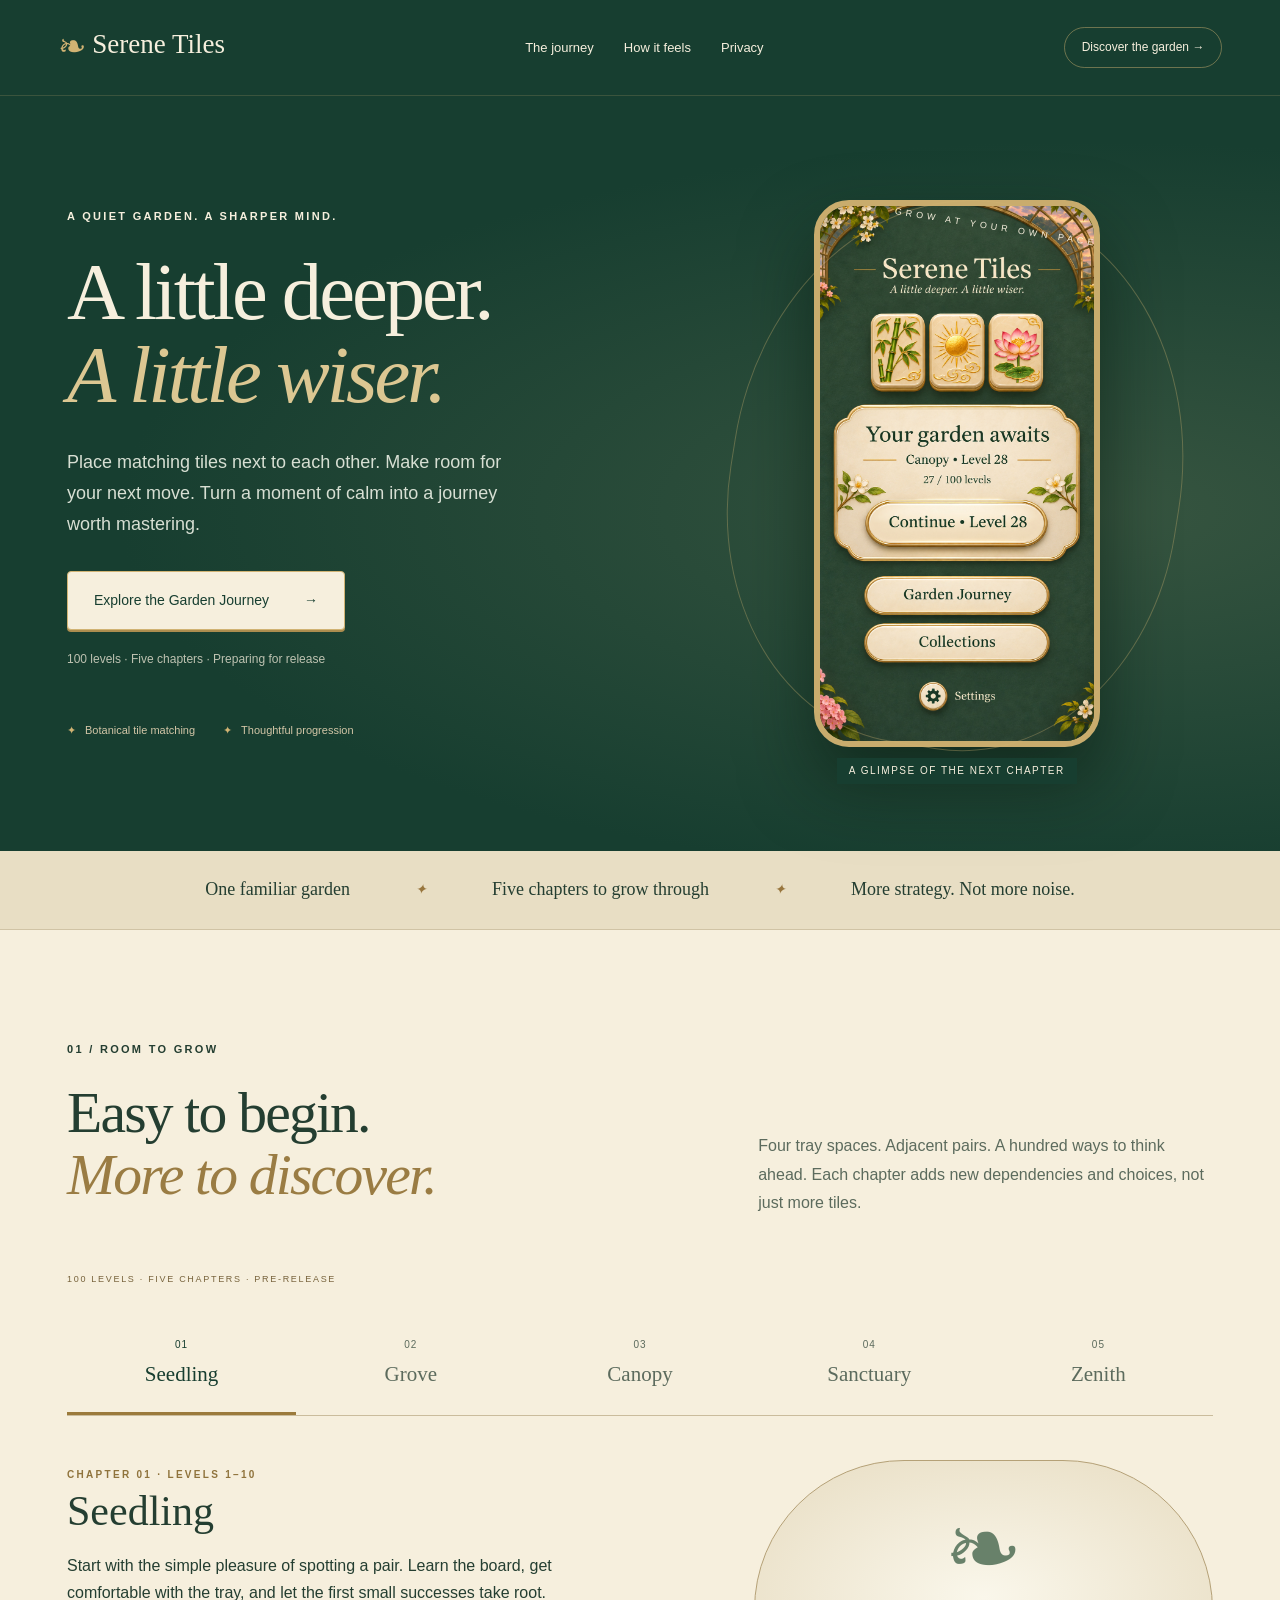
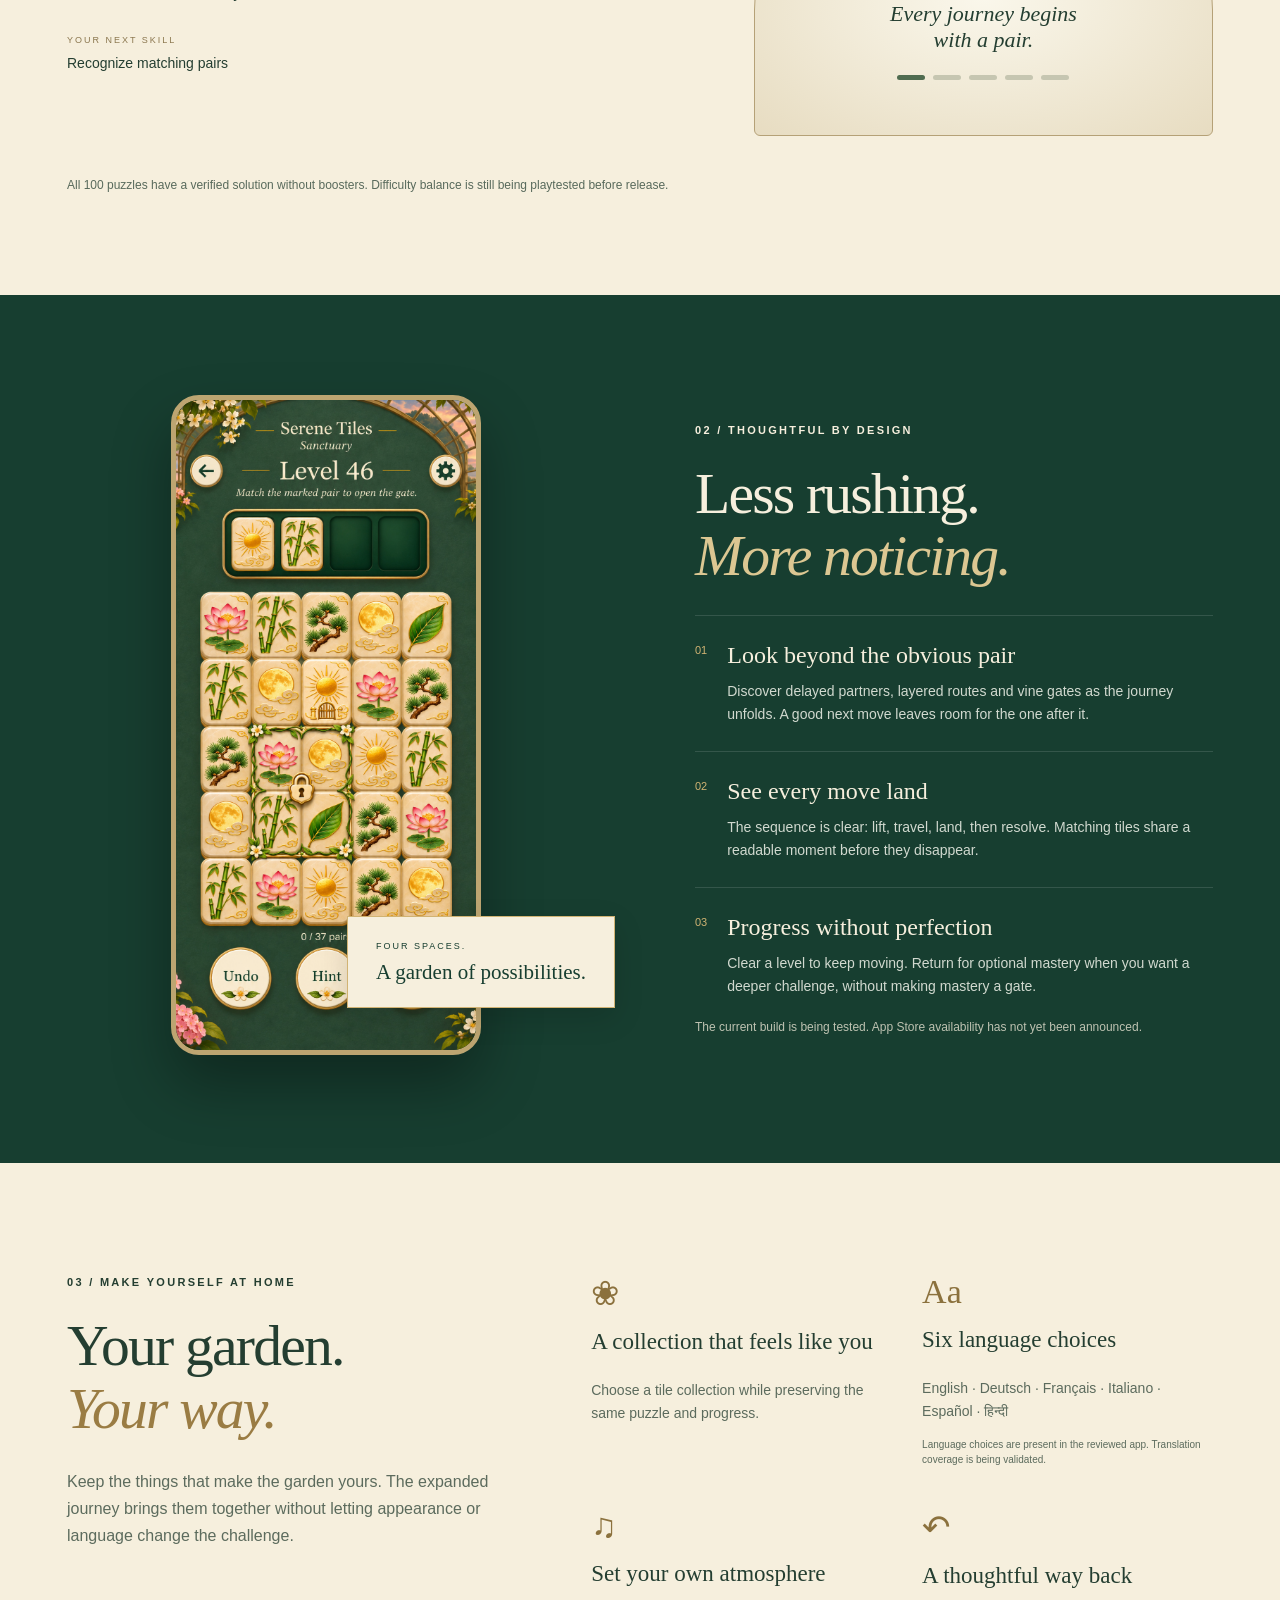
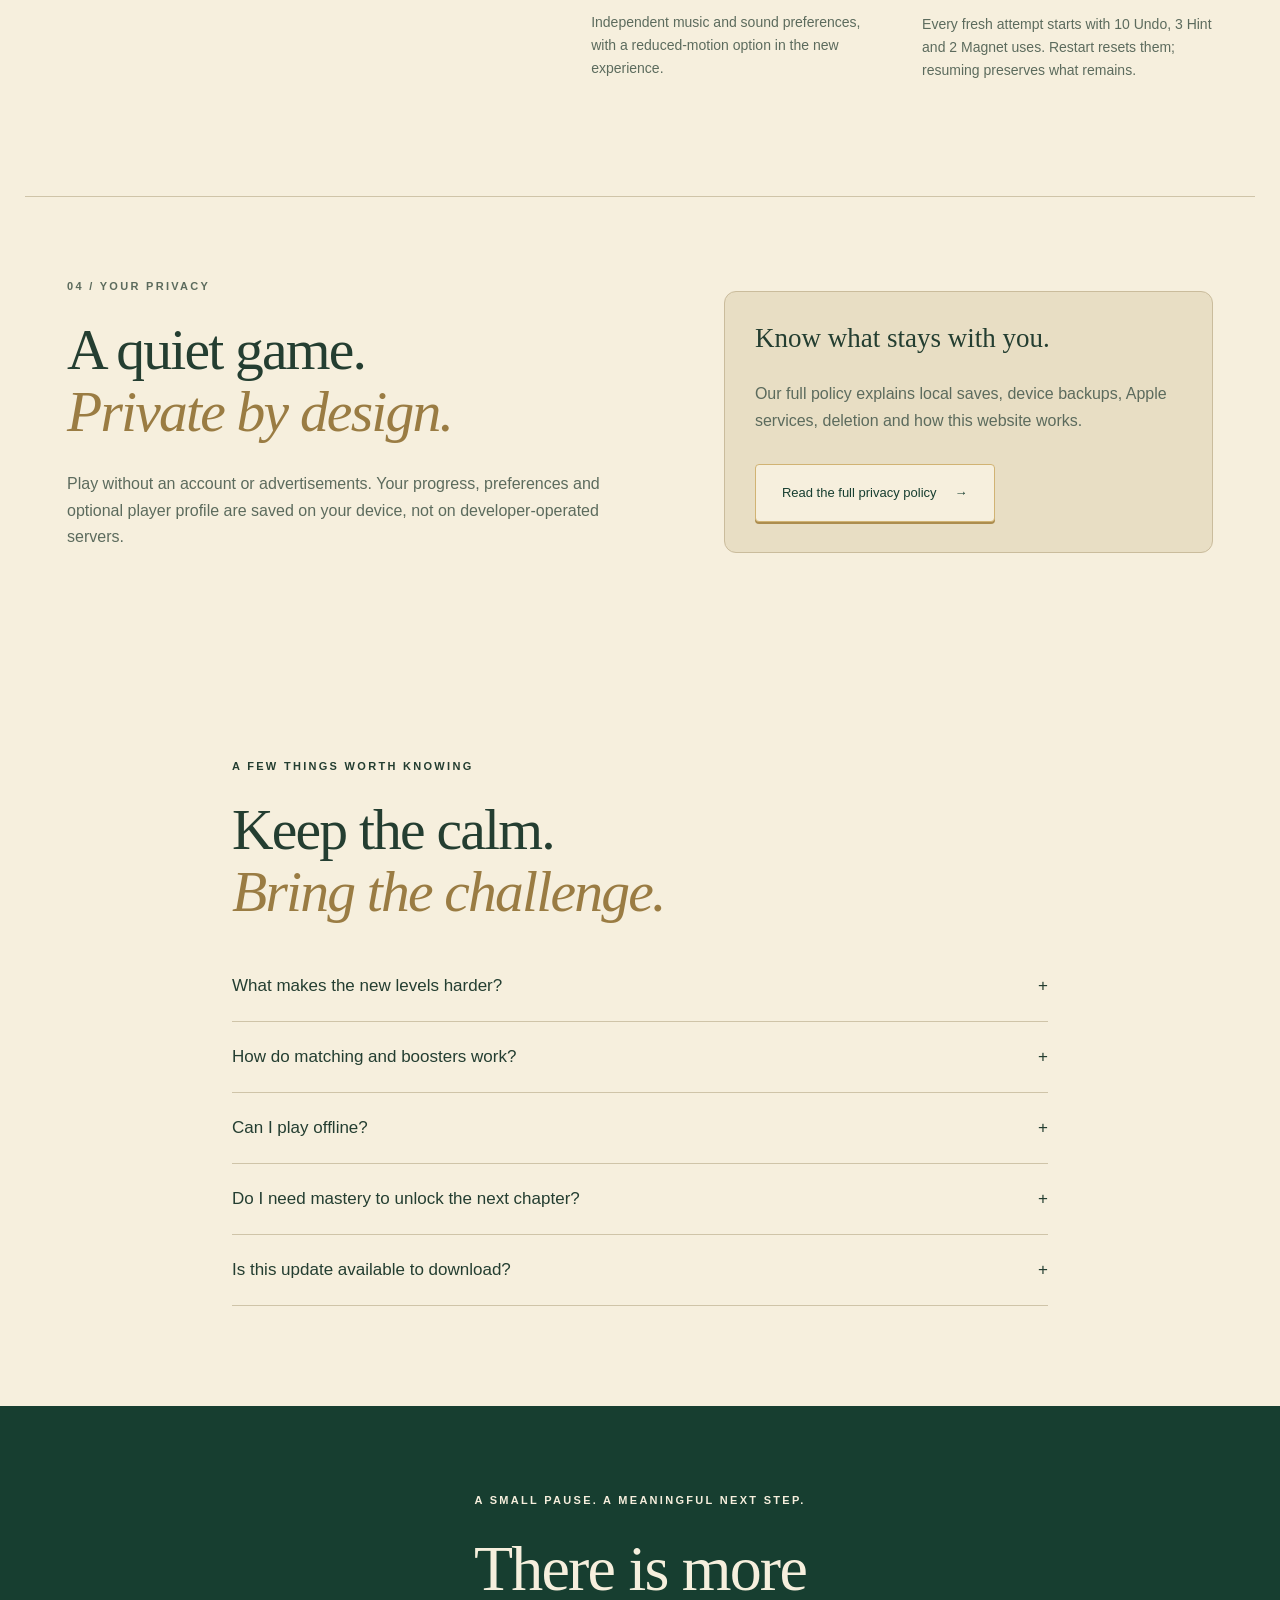
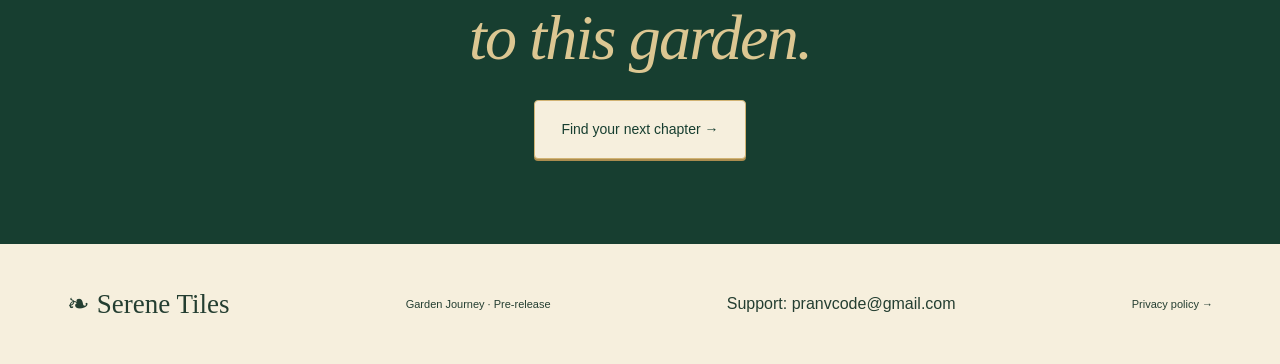
<file: index.html>
<!doctype html><html lang="en"><head><meta charset="utf-8"><meta name="viewport" content="width=device-width, initial-scale=1"><meta name="description" content="Explore Serene Tiles: botanical pair matching and a deeper five-chapter Garden Journey."><title>Serene Tiles | A little deeper. A little wiser.</title><link rel="stylesheet" href="style.css"></head><body>
<header><a class="brand" href="#home"><span class="mark">❧</span> Serene Tiles</a><nav aria-label="Main navigation"><a href="#journey">The journey</a><a href="#experience">How it feels</a><a href="privacy/index.html">Privacy</a></nav><a class="small-button" href="#journey">Discover the garden →</a></header>
<main><section class="hero wrap" id="home"><div class="hero-copy"><p class="eyebrow">A quiet garden. A sharper mind.</p><h1>A little deeper.<br><em>A little wiser.</em></h1><p class="lead">Place matching tiles next to each other. Make room for your next move. Turn a moment of calm into a journey worth mastering.</p><a class="button" href="#journey">Explore the Garden Journey <span>→</span></a><p class="fine">100 levels · Five chapters · Preparing for release</p><div class="hero-notes"><span>Botanical tile matching</span><span>Thoughtful progression</span></div></div><div class="hero-art"><div class="orbit">GROW AT YOUR OWN PACE</div><img src="screens/01-home.jpg" alt="Approved Serene Tiles home design, with ivory botanical tiles against a green greenhouse" width="898" height="1751"><span class="image-label">A glimpse of the next chapter</span></div></section>
<div class="ribbon"><span>One familiar garden</span><i>✦</i><span>Five chapters to grow through</span><i>✦</i><span>More strategy. Not more noise.</span></div>
<section class="wrap journey" id="journey"><div class="section-head"><div><p class="eyebrow">01 / Room to grow</p><h2>Easy to begin.<br><em>More to discover.</em></h2></div><p>Four tray spaces. Adjacent pairs. A hundred ways to think ahead. Each chapter adds new dependencies and choices, not just more tiles.</p></div><p class="status">100 LEVELS · FIVE CHAPTERS · PRE-RELEASE</p><div class="chapter-tabs" role="tablist" aria-label="Difficulty chapters"></div><div class="chapter-panel" role="tabpanel" id="chapter-panel" tabindex="0"><div><span id="chapter-range" class="eyebrow"></span><h3 id="chapter-name"></h3><p id="chapter-description"></p><div class="skill"><span>YOUR NEXT SKILL</span><strong id="chapter-skill"></strong></div></div><div class="chapter-art"><span class="chapter-symbol" aria-hidden="true">❧</span><span id="chapter-note"></span><div class="difficulty" aria-label="Relative challenge"></div></div></div><p class="fine dark">All 100 puzzles have a verified solution without boosters. Difficulty balance is still being playtested before release.</p></section>
<section class="experience" id="experience"><div class="wrap experience-grid"><div class="phone-pair"><img src="screens/05-board.jpg" alt="Approved strategic board concept showing vine gates and a four-space tray" loading="lazy"><div class="floating-note"><span>FOUR SPACES.</span><strong>A garden of possibilities.</strong></div></div><div><p class="eyebrow">02 / Thoughtful by design</p><h2>Less rushing.<br><em>More noticing.</em></h2><div class="feature"><span>01</span><div><h3>Look beyond the obvious pair</h3><p>Discover delayed partners, layered routes and vine gates as the journey unfolds. A good next move leaves room for the one after it.</p></div></div><div class="feature"><span>02</span><div><h3>See every move land</h3><p>The sequence is clear: lift, travel, land, then resolve. Matching tiles share a readable moment before they disappear.</p></div></div><div class="feature"><span>03</span><div><h3>Progress without perfection</h3><p>Clear a level to keep moving. Return for optional mastery when you want a deeper challenge, without making mastery a gate.</p></div></div><p class="fine">The current build is being tested. App Store availability has not yet been announced.</p></div></div></section>
<section class="wrap comforts"><div><p class="eyebrow">03 / Make yourself at home</p><h2>Your garden.<br><em>Your way.</em></h2><p class="lead">Keep the things that make the garden yours. The expanded journey brings them together without letting appearance or language change the challenge.</p></div><div class="comfort-grid"><article><span class="icon">❀</span><h3>A collection that feels like you</h3><p>Choose a tile collection while preserving the same puzzle and progress.</p></article><article><span class="icon">Aa</span><h3>Six language choices</h3><p>English · Deutsch · Français · Italiano · Español · हिन्दी</p><small>Language choices are present in the reviewed app. Translation coverage is being validated.</small></article><article><span class="icon">♫</span><h3>Set your own atmosphere</h3><p>Independent music and sound preferences, with a reduced-motion option in the new experience.</p></article><article><span class="icon">↶</span><h3>A thoughtful way back</h3><p>Every fresh attempt starts with 10 Undo, 3 Hint and 2 Magnet uses. Restart resets them; resuming preserves what remains.</p></article></div></section>
<section class="privacy-preview wrap" id="privacy"><div><p class="eyebrow">04 / Your privacy</p><h2>A quiet game.<br><em>Private by design.</em></h2><p>Play without an account or advertisements. Your progress, preferences and optional player profile are saved on your device, not on developer-operated servers.</p></div><div class="privacy-card"><h3>Know what stays with you.</h3><p>Our full policy explains local saves, device backups, Apple services, deletion and how this website works.</p><a class="button" href="privacy/index.html">Read the full privacy policy <span aria-hidden="true">→</span></a></div></section>
<section class="wrap questions"><p class="eyebrow">A few things worth knowing</p><h2>Keep the calm.<br><em>Bring the challenge.</em></h2><details><summary>What makes the new levels harder?</summary><p>Later chapters introduce delayed partners, route choices, tray pressure and explicit vine gates. Zenith combines familiar dependencies. The goal is meaningful decisions, not simply a bigger board.</p></details><details><summary>How do matching and boosters work?</summary><p>Tiles enter the tray in order. Only adjacent matching tiles clear: A–B–A stays, while A–B–A–A clears the last pair. Four unmatched tiles fill the tray and end the attempt. Hint and Magnet work with the newest tray tile. Fresh attempts reset your booster allowances.</p></details><details><summary>Can I play offline?</summary><p>Core gameplay works offline. There is no login, advertising, in-app purchasing or developer-operated cloud sync in the current build. Progress and preferences stay on your device. Read our <a href="privacy/index.html">privacy policy</a> for details, including device backups and Apple services.</p></details><details><summary>Do I need mastery to unlock the next chapter?</summary><p>No. Clearing a level advances your journey. Mastery is an optional reason to replay.</p></details><details><summary>Is this update available to download?</summary><p>Serene Tiles is currently being prepared and tested for release. It does not announce a release or provide an App Store download.</p></details></section>
<section class="closing"><p class="eyebrow">A small pause. A meaningful next step.</p><h2>There is more<br><em>to this garden.</em></h2><a class="button" href="#journey">Find your next chapter →</a></section></main><footer class="wrap"><a class="brand" href="#home">❧ Serene Tiles</a><p>Garden Journey · Pre-release</p><a href="mailto:pranvcode@gmail.com">Support: pranvcode@gmail.com</a><a href="privacy/index.html">Privacy policy →</a></footer><script src="app.js"></script></body></html>
</file>
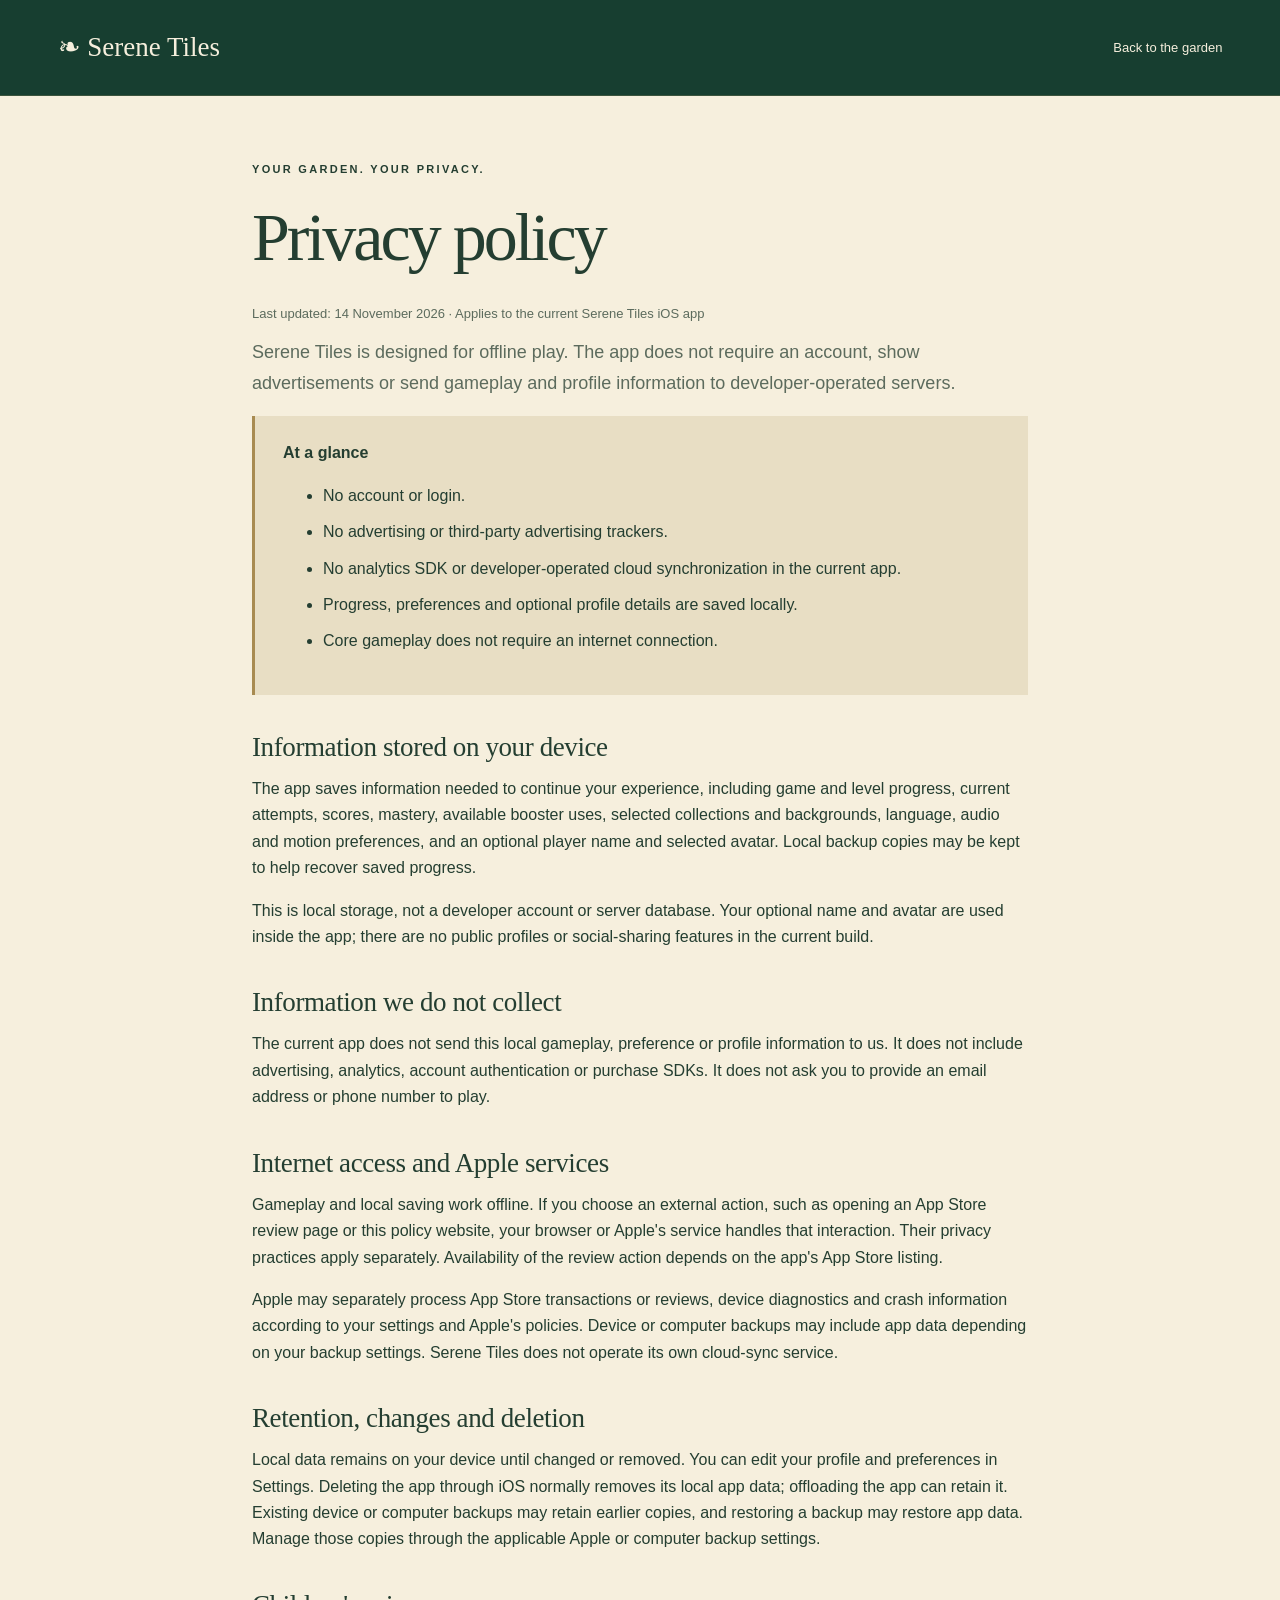
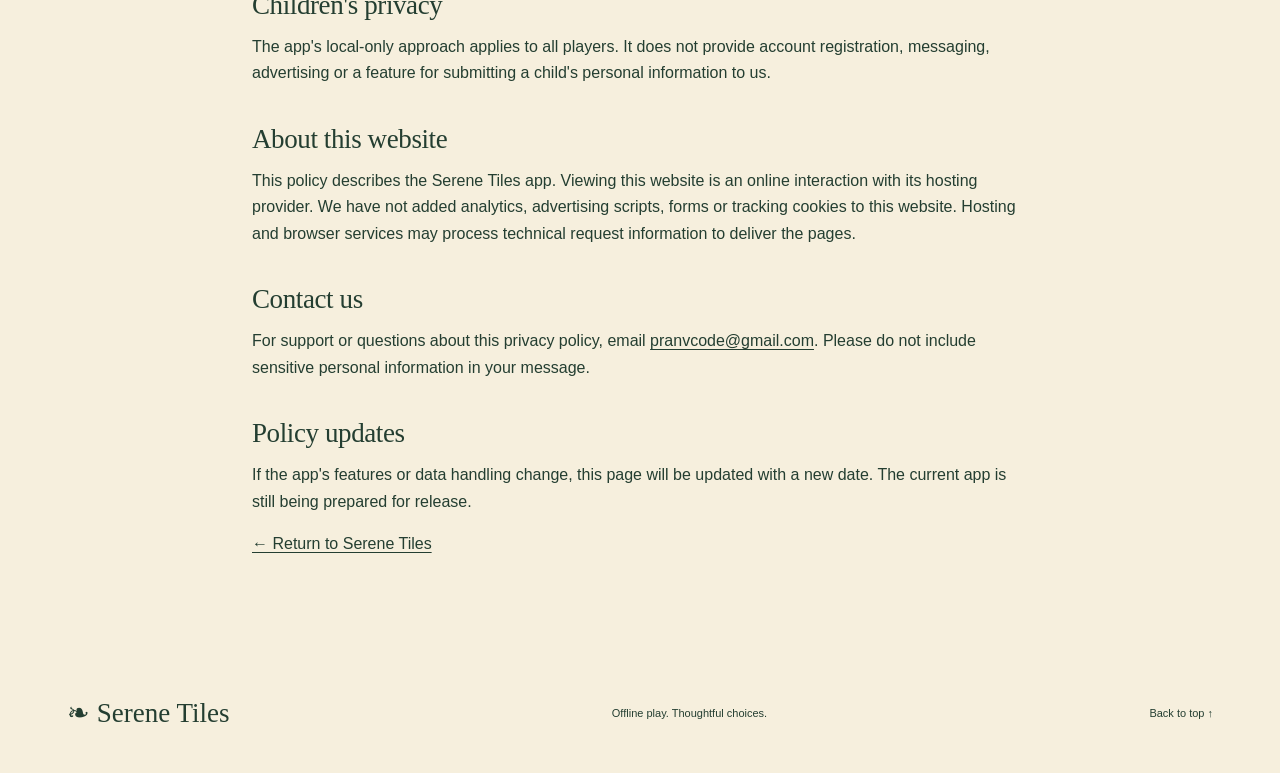
<file: privacy/index.html>
<!doctype html><html lang="en"><head><meta charset="utf-8"><meta name="viewport" content="width=device-width, initial-scale=1"><meta name="description" content="Privacy information for Serene Tiles, an offline-first tile puzzle game."><title>Privacy policy | Serene Tiles</title><link rel="stylesheet" href="../style.css"><style>.policy{max-width:860px;padding-top:64px;padding-bottom:80px}.policy h1{font-size:clamp(44px,6vw,68px)}.policy h2{font-size:27px;letter-spacing:-.4px;margin-top:38px;margin-bottom:14px}.policy a{text-decoration:underline;text-underline-offset:3px}.policy .summary{background:#e8dec4;padding:24px 28px;border-left:3px solid #a88b51}.policy li{margin-bottom:10px}.policy .date{color:#5c6b5d;font-size:13px}.policy .lead{color:#5c6b5d;max-width:100%}</style></head><body><header><a class="brand" href="../index.html">❧ Serene Tiles</a><nav aria-label="Main navigation"><a href="../index.html">Back to the garden</a></nav></header><main class="wrap policy"><p class="eyebrow">Your garden. Your privacy.</p><h1>Privacy policy</h1><p class="date">Last updated: 14 November 2026 · Applies to the current Serene Tiles iOS app</p><p class="lead">Serene Tiles is designed for offline play. The app does not require an account, show advertisements or send gameplay and profile information to developer-operated servers.</p><div class="summary"><strong>At a glance</strong><ul><li>No account or login.</li><li>No advertising or third-party advertising trackers.</li><li>No analytics SDK or developer-operated cloud synchronization in the current app.</li><li>Progress, preferences and optional profile details are saved locally.</li><li>Core gameplay does not require an internet connection.</li></ul></div><h2>Information stored on your device</h2><p>The app saves information needed to continue your experience, including game and level progress, current attempts, scores, mastery, available booster uses, selected collections and backgrounds, language, audio and motion preferences, and an optional player name and selected avatar. Local backup copies may be kept to help recover saved progress.</p><p>This is local storage, not a developer account or server database. Your optional name and avatar are used inside the app; there are no public profiles or social-sharing features in the current build.</p><h2>Information we do not collect</h2><p>The current app does not send this local gameplay, preference or profile information to us. It does not include advertising, analytics, account authentication or purchase SDKs. It does not ask you to provide an email address or phone number to play.</p><h2>Internet access and Apple services</h2><p>Gameplay and local saving work offline. If you choose an external action, such as opening an App Store review page or this policy website, your browser or Apple's service handles that interaction. Their privacy practices apply separately. Availability of the review action depends on the app's App Store listing.</p><p>Apple may separately process App Store transactions or reviews, device diagnostics and crash information according to your settings and Apple's policies. Device or computer backups may include app data depending on your backup settings. Serene Tiles does not operate its own cloud-sync service.</p><h2>Retention, changes and deletion</h2><p>Local data remains on your device until changed or removed. You can edit your profile and preferences in Settings. Deleting the app through iOS normally removes its local app data; offloading the app can retain it. Existing device or computer backups may retain earlier copies, and restoring a backup may restore app data. Manage those copies through the applicable Apple or computer backup settings.</p><h2>Children's privacy</h2><p>The app's local-only approach applies to all players. It does not provide account registration, messaging, advertising or a feature for submitting a child's personal information to us.</p><h2>About this website</h2><p>This policy describes the Serene Tiles app. Viewing this website is an online interaction with its hosting provider. We have not added analytics, advertising scripts, forms or tracking cookies to this website. Hosting and browser services may process technical request information to deliver the pages.</p><h2>Contact us</h2><p>For support or questions about this privacy policy, email <a href="mailto:pranvcode@gmail.com">pranvcode@gmail.com</a>. Please do not include sensitive personal information in your message.</p><h2>Policy updates</h2><p>If the app's features or data handling change, this page will be updated with a new date. The current app is still being prepared for release.</p><p><a href="../index.html">← Return to Serene Tiles</a></p></main><footer class="wrap"><a class="brand" href="../index.html">❧ Serene Tiles</a><p>Offline play. Thoughtful choices.</p><a href="#">Back to top ↑</a></footer></body></html>
</file>
<file: style.css>
:root{--pine:#173e30;--deep:#102c23;--cream:#f6efdd;--gold:#d1b373;--ink:#243e31;--muted:#5c6b5d}*{box-sizing:border-box}html{scroll-behavior:smooth;scroll-padding-top:85px}body{margin:0;background:var(--cream);color:var(--ink);font-family:Arial,sans-serif;font-size:16px;line-height:1.65}h1,h2,h3,p{margin-top:0}h1,h2,h3,.brand{font-family:Georgia,serif;font-weight:400}h1{font-size:clamp(52px,6.3vw,90px);line-height:1.04;letter-spacing:-3px;margin-bottom:30px}h2{font-size:clamp(38px,4.5vw,62px);line-height:1.08;letter-spacing:-1.8px;margin-bottom:28px}h3{font-size:27px;line-height:1.2}em{font-weight:400;color:#9a7c43}a{color:inherit;text-decoration:none}button,a,summary{-webkit-tap-highlight-color:transparent}button{font:inherit;cursor:pointer}button:focus-visible,a:focus-visible,summary:focus-visible{outline:3px solid #bd8530;outline-offset:5px}.wrap{max-width:1230px;margin:auto;padding-left:42px;padding-right:42px}header{height:96px;display:flex;align-items:center;justify-content:space-between;padding:0 4.5%;background:var(--pine);color:var(--cream);border-bottom:1px solid #d1b37330;gap:25px}.brand{font-size:27px;white-space:nowrap}.mark{color:var(--gold);font-size:34px;vertical-align:middle}nav{display:flex;gap:30px;font-size:13px}nav a:hover{text-decoration:underline;text-underline-offset:7px}.small-button{font-size:12px;border:1px solid #d1b37377;border-radius:30px;padding:10px 17px}.hero{display:grid;grid-template-columns:1.1fr 1fr;gap:70px;min-height:755px;padding-top:65px;padding-bottom:65px;color:var(--cream);max-width:none;background:radial-gradient(ellipse at 85% 55%,#375540,var(--pine) 63%);padding-left:max(42px,calc((100vw - 1146px)/2));padding-right:max(42px,calc((100vw - 1146px)/2))}.hero-copy{align-self:center}.hero em{color:#dcc792}.eyebrow{font-size:11px;text-transform:uppercase;font-weight:700;letter-spacing:2.3px;margin-bottom:24px}.lead{font-size:18px;line-height:1.7;max-width:440px;color:#d7dfd3}.button{display:inline-flex;align-items:center;justify-content:space-between;gap:35px;background:var(--cream);color:var(--pine);padding:17px 26px;border:1px solid var(--gold);border-radius:4px;box-shadow:0 2px 0 #ac8d4f;font-size:14px;margin-top:14px}.button:hover{background:#fff9e9;transform:translateY(-1px)}.fine{font-size:12px;opacity:.75;margin:20px 0 0;line-height:1.6}.hero-notes{display:flex;gap:28px;margin-top:52px;font-size:11px;color:#d3c6a7}.hero-notes span:before{content:'✦';padding-right:9px;color:var(--gold)}.hero-art{position:relative;display:flex;align-items:center;justify-content:center}.hero-art img{display:block;width:286px;height:auto;border-radius:35px;box-shadow:0 35px 70px #07180e90;border:6px solid #c9ac6d}.orbit{position:absolute;border:1px solid #d1b37355;width:450px;height:550px;border-radius:50% 50% 45% 45%;font-size:9px;letter-spacing:4px;text-align:center;padding-top:17px;transform:rotate(9deg)}.image-label{position:absolute;bottom:2px;font-size:10px;letter-spacing:1.5px;text-transform:uppercase;background:var(--pine);padding:5px 12px}.ribbon{display:flex;align-items:center;justify-content:center;gap:65px;padding:24px;background:#e8dec4;border-bottom:1px solid #d0c3a5;font-family:Georgia,serif;font-size:18px}.ribbon i{color:#98763e;font-size:14px}.journey,.comforts,.questions{padding-top:110px;padding-bottom:100px}.section-head{display:grid;grid-template-columns:1.3fr 1fr;gap:100px;align-items:end;margin-bottom:38px}.section-head p:last-child{color:var(--muted);font-size:16px;line-height:1.8}.status{font-size:9px;letter-spacing:1.7px;color:#77633c}.chapter-tabs{display:grid;grid-template-columns:repeat(5,1fr);gap:0;border-bottom:1px solid #cabc9c;margin-top:32px}.chapter-tabs button{border:none;border-bottom:3px solid transparent;background:transparent;color:var(--muted);padding:20px 5px;font-family:Georgia,serif;font-size:21px}.chapter-tabs button[aria-selected=true]{border-bottom-color:#9b7a3b;color:var(--pine)}.chapter-tabs button small{display:block;font:10px Arial;letter-spacing:1px;margin-bottom:7px}.chapter-panel{padding:44px 0 20px;display:grid;grid-template-columns:1.3fr 1fr;gap:90px;min-height:340px}.chapter-panel h3{font-size:42px;margin-bottom:17px}.chapter-panel p{max-width:510px}.chapter-panel .eyebrow{font-size:10px;color:#8f733c}.skill{display:flex;flex-direction:column;gap:4px;margin-top:27px}.skill span{font-size:9px;letter-spacing:2px;color:#8b774f}.skill strong{font-size:14px;font-weight:400}.chapter-art{border:1px solid #b5a177;border-radius:150px 150px 6px 6px;text-align:center;padding:12px 35px 30px;background:radial-gradient(#faf7eb,#e7dcc1);display:flex;flex-direction:column;align-items:center;justify-content:center}.chapter-symbol{font-size:94px;line-height:1.1;color:#68816a}.chapter-art>span:last-of-type{font:italic 22px Georgia;max-width:230px}.difficulty{display:flex;gap:8px;margin-top:22px}.difficulty i{width:28px;height:5px;background:#c6c6b1;border-radius:3px}.difficulty i.on{background:#506c50}.experience{background:var(--pine);color:var(--cream);padding:100px 0}.experience-grid{display:grid;grid-template-columns:1fr 1fr;gap:110px;align-items:center}.experience em{color:#dcc792}.phone-pair{position:relative;text-align:center}.phone-pair img{width:310px;max-width:80%;border-radius:28px;border:5px solid #bda571;box-shadow:0 30px 60px #0005}.floating-note{position:absolute;bottom:55px;right:-30px;padding:22px 28px;text-align:left;background:var(--cream);color:var(--pine);box-shadow:0 10px 30px #0002;border:1px solid var(--gold)}.floating-note span{display:block;font-size:9px;letter-spacing:2px}.floating-note strong{display:block;font:21px Georgia;margin-top:6px}.feature{display:flex;gap:20px;border-top:1px solid #ffffff20;padding-top:25px;margin-top:25px}.feature>span{color:var(--gold);font-size:11px}.feature h3{font-size:24px;margin-bottom:10px}.feature p{font-size:14px;color:#d1d9cf;margin:0}.comforts{display:grid;grid-template-columns:1fr 1.4fr;gap:80px}.comforts .lead{color:var(--muted);font-size:16px}.comfort-grid{display:grid;grid-template-columns:1fr 1fr;gap:40px}.icon{font:34px Georgia;color:#8b713d;display:block;margin-bottom:15px}.comfort-grid h3{font-size:23px}.comfort-grid p{font-size:14px;color:var(--muted)}.comfort-grid small{font-size:10px;line-height:1.5;display:block;color:var(--muted)}.screens{background:#eae2ce;padding:100px 0}.gallery{display:grid;grid-template-columns:repeat(4,1fr);gap:35px 25px}.screen{background:none;border:none;text-align:left;color:var(--ink);padding:0}.screen img{width:100%;border-radius:13px;border:1px solid #bda571;box-shadow:0 10px 18px #30402b15;transition:transform .2s}.screen:hover img{transform:translateY(-6px)}.screen span{display:block;font-size:12px;margin-top:14px}.screen small{font-size:9px;color:#86734a;letter-spacing:2px;display:block;margin-bottom:4px}.questions{max-width:900px}details{border-bottom:1px solid #cfc4a8;padding:21px 0}summary{cursor:pointer;font-size:17px;list-style:none;padding-right:30px;position:relative}summary:after{content:'+';position:absolute;right:0}details[open] summary:after{content:'−'}details p{font-size:14px;color:var(--muted);padding-top:17px;max-width:650px;margin-bottom:0}.closing{padding:85px 25px;text-align:center;background:var(--pine);color:var(--cream)}.closing em{color:#dcc792}.closing h2{font-size:64px}.closing .button{margin-top:0}footer{display:flex;align-items:center;justify-content:space-between;gap:20px;min-height:120px}footer p,footer>a:last-child{font-size:11px;margin:0}dialog{border:1px solid var(--gold);border-radius:15px;padding:18px 20px;background:var(--pine);color:var(--cream);max-width:95vw;max-height:94vh;text-align:center}dialog::backdrop{background:#07170ee8}dialog img{display:block;max-width:80vw;max-height:78vh;height:auto;margin:auto}dialog p{font-size:12px;margin:12px 0 0}.close{position:sticky;top:0;float:right;border:1px solid var(--gold);background:var(--cream);color:var(--pine);border-radius:50%;font-size:24px;width:36px;height:36px;margin-left:10px}
@media(max-width:1000px){nav{gap:16px}.small-button{display:none}.hero{gap:30px}.orbit{width:340px}.hero-art img{width:260px}.section-head{gap:40px}.experience-grid{gap:60px}.comforts{gap:40px}.ribbon{gap:30px;font-size:15px}}@media(max-width:700px){header{height:78px;padding:0 22px}.brand{font-size:22px}nav a:not(:last-child){display:none}nav{font-size:11px}.wrap{padding-left:24px;padding-right:24px}.hero{grid-template-columns:1fr;padding:55px 24px 45px;gap:45px;text-align:center}.hero-copy .lead{margin-left:auto;margin-right:auto}.hero h1{letter-spacing:-1.8px}.hero .eyebrow{font-size:9px}.hero-notes{justify-content:center;margin-top:30px;gap:18px}.hero-art{padding-bottom:22px}.hero-art img{width:245px}.orbit{height:470px;width:310px}.image-label{bottom:0}.ribbon{gap:12px;padding:18px 15px;font-size:12px;text-align:center}.ribbon span:last-child,.ribbon i:last-of-type{display:none}.section-head,.chapter-panel,.experience-grid,.comforts{grid-template-columns:1fr;gap:20px}.journey,.comforts,.questions{padding-top:65px;padding-bottom:65px}.section-head{margin-bottom:25px}.section-head h2{margin-bottom:10px}.chapter-tabs button{font-size:14px;padding:15px 0}.chapter-tabs button small{font-size:8px}.status{font-size:8px}.chapter-panel{padding-top:28px}.chapter-art{border-radius:100px 100px 5px 5px;max-width:100%;padding:20px}.chapter-symbol{font-size:65px}.chapter-panel h3{font-size:36px}.experience{padding:65px 0}.experience-grid{gap:55px}.floating-note{right:0;bottom:40px;padding:17px}.comfort-grid{gap:28px 22px}.comfort-grid h3{font-size:21px}.screens{padding:65px 0}.gallery{grid-template-columns:repeat(2,1fr);gap:28px 18px}.screen span{font-size:11px}.closing h2{font-size:49px}footer{padding-top:30px;padding-bottom:30px;flex-direction:column;gap:12px}dialog{padding:12px}.close{float:none;display:block;margin:0 0 10px auto}dialog img{max-height:73vh}}
@media(prefers-reduced-motion:reduce){html{scroll-behavior:auto}*{transition:none!important}}

.privacy-preview{padding-top:80px;padding-bottom:80px;display:grid;grid-template-columns:1.2fr 1fr;gap:70px;border-top:1px solid #cfc4a8}.privacy-preview p{color:var(--muted)}.privacy-card{align-self:center;background:#e8dec4;border:1px solid #cabc9c;border-radius:12px;padding:30px}.privacy-card .button{font-size:13px;gap:18px}.phone-pair img{height:auto}@media(max-width:700px){.privacy-preview{grid-template-columns:1fr;gap:20px;padding-top:60px;padding-bottom:60px}.privacy-card{padding:24px}}
</file>
